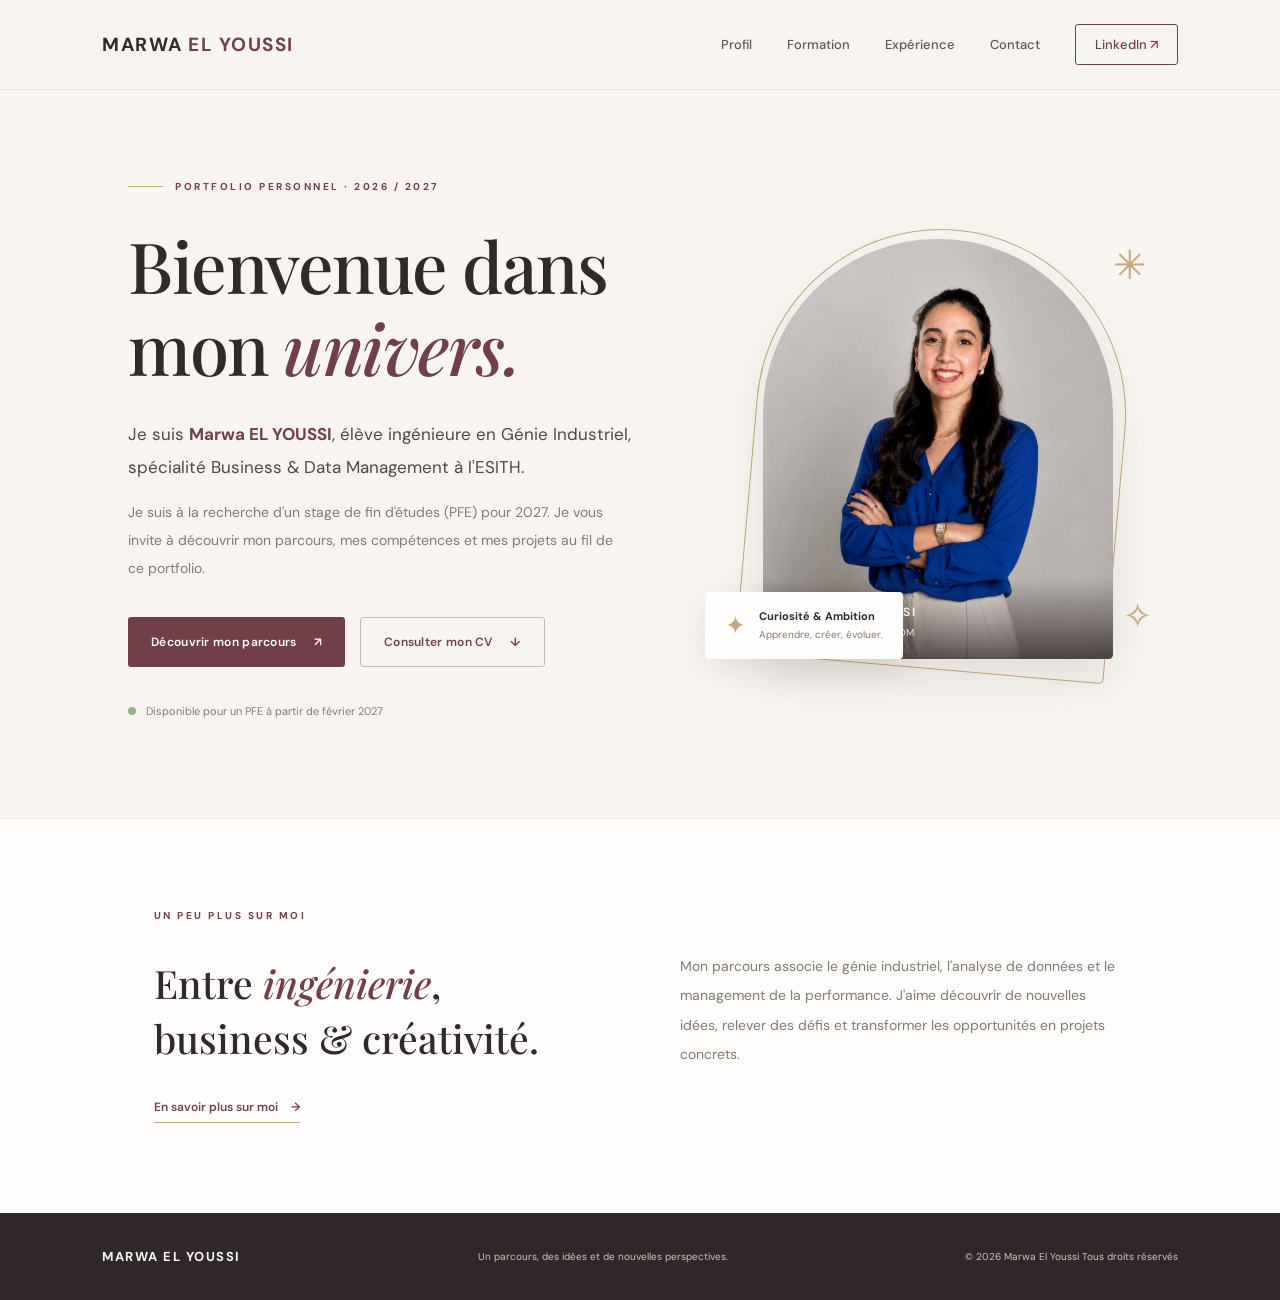
<file: index.html>
<!DOCTYPE html>
<html lang="fr">
<head>
    <meta charset="UTF-8">
    <meta name="viewport" content="width=device-width, initial-scale=1.0">
    <meta name="description" content="Portfolio professionnel de Marwa El Youssi, élève ingénieure en Génie Industriel, Business & Data Management à l'ESITH.">
    <title>Marwa El Youssi | Portfolio</title>

    <link rel="preconnect" href="https://fonts.googleapis.com">
    <link rel="preconnect" href="https://fonts.gstatic.com" crossorigin>
    <link href="https://fonts.googleapis.com/css2?family=DM+Sans:wght@400;500;600;700&family=Playfair+Display:wght@400;500;600;700&display=swap" rel="stylesheet">

    <link rel="stylesheet" href="css/style.css">
</head>
<script async src="https://www.googletagmanager.com/gtm.js?id=GTM-T6Z6NNMG"></script>
<script>
  window.dataLayer = window.dataLayer || [];
  function gtag(){dataLayer.push(arguments);}
  gtag('js', new Date());
</script>
    
<body>

    <!-- NAVIGATION -->
    <header class="header">
        <a href="index.html" class="logo">
            MARWA <span>EL YOUSSI</span>
        </a>

        <button class="menu-toggle" id="menu-toggle"
                aria-label="Ouvrir le menu" aria-expanded="false">
            <span></span>
            <span></span>
            <span></span>
        </button>

        <nav class="navbar" id="navbar">
            <a href="profile.html">Profil</a>
            <a href="formation.html">Formation</a>
            <a href="experience.html">Expérience</a>
            <a href="contact.html">Contact</a>
            <a href="https://www.linkedin.com/in/marwa-el-youssi-053028331/"
               target="_blank" rel="noopener noreferrer"
               class="linkedin-link">LinkedIn ↗</a>
        </nav>
    </header>

    <main>

        <!-- PAGE D'ACCUEIL -->
        <section class="hero">

            <div class="hero-content">

                <p class="eyebrow">
                    <span class="line"></span>
                    PORTFOLIO PERSONNEL · 2026 / 2027
                </p>

                <h1>
                    Bienvenue dans<br>
                    mon <span>univers.</span>
                </h1>

                <p class="intro-title">
                    Je suis <strong>Marwa EL YOUSSI</strong>,
                    élève ingénieure en Génie Industriel,
                    spécialité Business & Data Management à l'ESITH.
                </p>

                <p class="description">
                    Je suis à la recherche d'un stage de fin d'études
                    (PFE) pour 2027. Je vous invite à découvrir mon
                    parcours, mes compétences et mes projets au fil
                    de ce portfolio.
                </p>

                <div class="hero-buttons">
                    <a href="profile.html" class="btn btn-primary">
                        Découvrir mon parcours <span>↗</span>
                    </a>

                    <a href="assets/documents/Marwa_EL_YOUSSI_CV.pdf"
                    target="_blank" class="btn btn-secondary">
                    Consulter mon CV <span>↓</span>
                </a>
                </div>

                <div class="hero-note">
                    <span class="note-dot"></span>
                    Disponible pour un PFE à partir de février 2027
                </div>

            </div>

            <!-- PHOTO -->
            <div class="hero-visual">

                <div class="photo-decoration"></div>

                <div class="photo-frame">
                    <img src="assets/images/marwa.jpg"
                    alt="Portrait de Marwa El Youssi"
                    class="profile-photo">

                    <div class="photo-caption">
                        <span>MARWA EL YOUSSI</span>
                        <small>Industrial Engineering · BDM</small>
                    </div>
                </div>

                <div class="floating-card">
                    <span class="card-icon">✦</span>
                    <div>
                        <strong>Curiosité & Ambition</strong>
                        <small>Apprendre, créer, évoluer.</small>
                    </div>
                </div>

                <span class="decorative-star star-one">✳</span>
                <span class="decorative-star star-two">✧</span>

            </div>

        </section>

        <!-- PETITE SECTION DE PRESENTATION -->
        <section class="welcome-section">

            <div class="welcome-label">UN PEU PLUS SUR MOI</div>

            <div class="welcome-content">
                <h2>
                    Entre <span>ingénierie</span>,<br>
                    business & créativité.
                </h2>

                <p>
                    Mon parcours associe le génie industriel,
                    l'analyse de données et le management de la
                    performance. J'aime découvrir de nouvelles idées,
                    relever des défis et transformer les opportunités
                    en projets concrets.
                </p>
            </div>

            <a href="profile.html" class="text-link">
                En savoir plus sur moi <span>→</span>
            </a>

        </section>

    </main>

    <!-- FOOTER -->
    <footer class="footer">
        <a href="index.html" class="footer-logo">MARWA EL YOUSSI</a>

        <p>Un parcours, des idées et de nouvelles perspectives.</p>

        <span>© 2026 Marwa El Youssi  Tous droits réservés</span>
    </footer>

    <script src="js/script.js"></script>

</body>
</html>
</file>
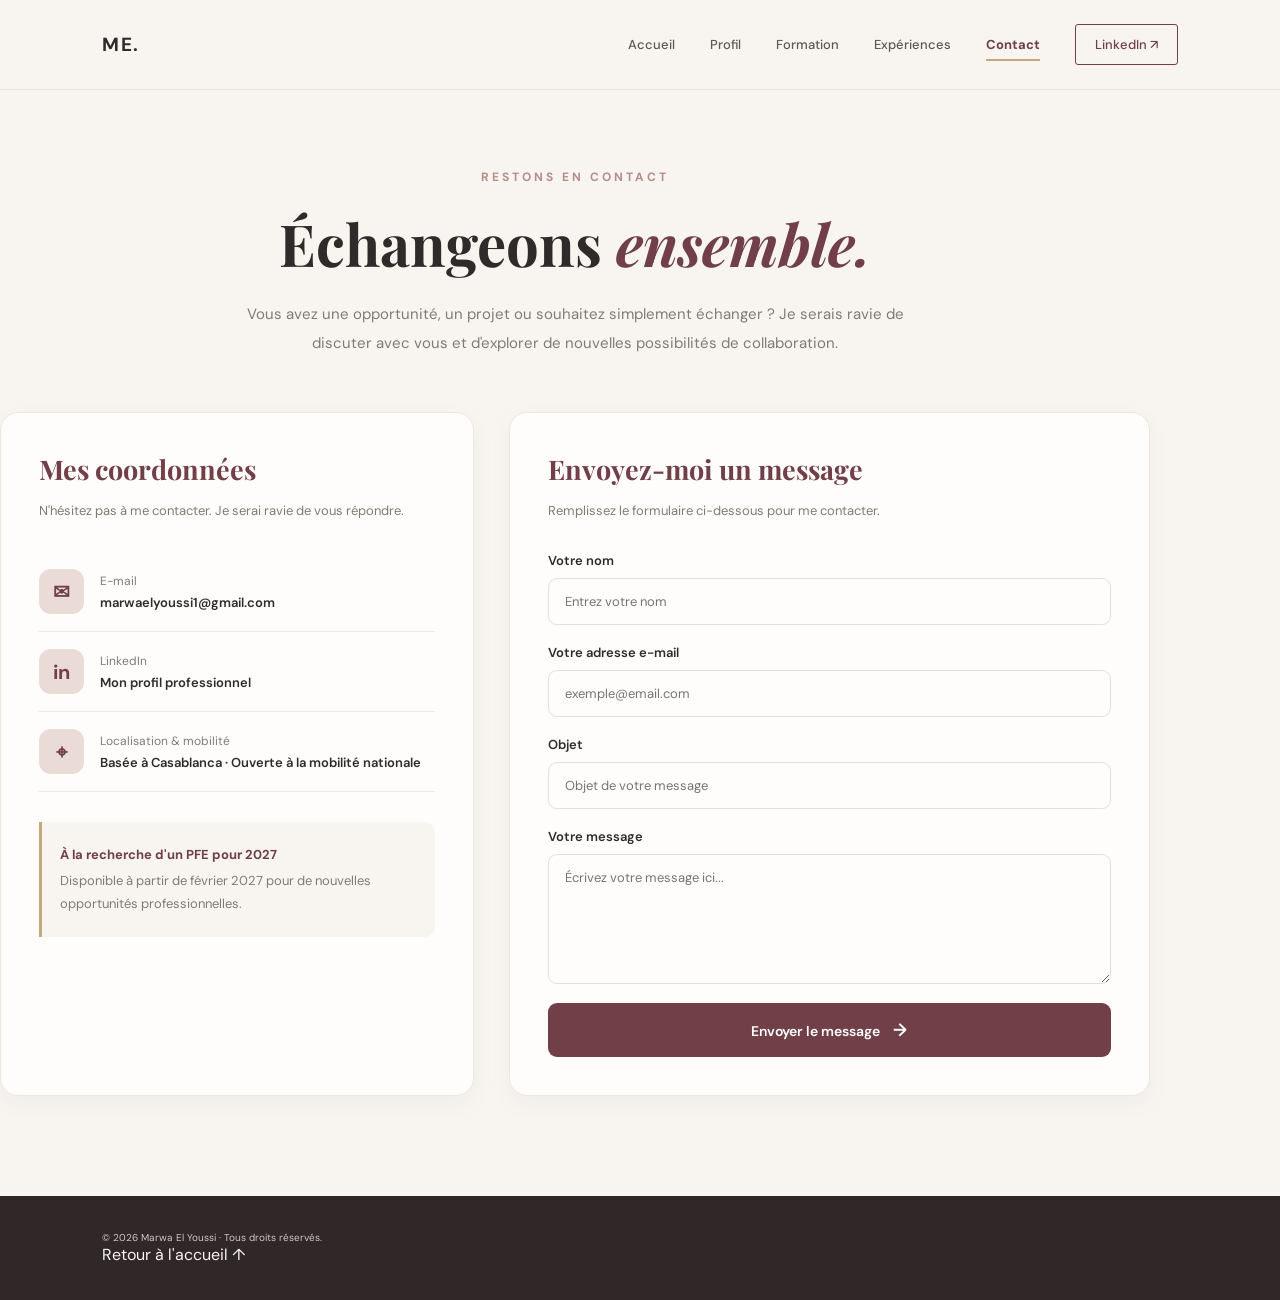
<file: contact.html>
<!DOCTYPE html>
<html lang="fr">

<head>
    <meta charset="UTF-8">
    <meta name="viewport" content="width=device-width, initial-scale=1.0">
    <meta name="description" content="Contactez Marwa El Youssi, élève ingénieure en Génie Industriel, Business & Data Management à l'ESITH.">
    <title>Contact | Marwa El Youssi</title>

    <link rel="preconnect" href="https://fonts.googleapis.com">
    <link rel="preconnect" href="https://fonts.gstatic.com" crossorigin>
    <link href="https://fonts.googleapis.com/css2?family=DM+Sans:wght@400;500;600;700&family=Playfair+Display:wght@500;600;700&display=swap" rel="stylesheet">

    <link rel="stylesheet" href="css/style.css">
</head>
<script async src="https://www.googletagmanager.com/gtm.js?id=GTM-T6Z6NNMG"></script>
<script>
  window.dataLayer = window.dataLayer || [];
  function gtag(){dataLayer.push(arguments);}
  gtag('js', new Date());
</script>
<body>

    <!-- HEADER -->
    <header class="header">
        <div class="container">

            <a href="index.html" class="logo">ME.</a>

            <nav class="navbar">
                <a href="index.html">Accueil</a>
                <a href="profile.html">Profil</a>
                <a href="formation.html">Formation</a>
                <a href="experience.html">Expériences</a>
                <a href="contact.html" class="active-page">Contact</a>
                <a href="https://www.linkedin.com/in/marwa-el-youssi-053028331/"
                   target="_blank" rel="noopener noreferrer"
                   class="linkedin-link">LinkedIn ↗</a>
            </nav>

            <button class="menu-toggle" aria-label="Ouvrir le menu">
                ☰
            </button>

        </div>
    </header>


    <!-- CONTACT HERO -->
    <main class="contact-page">

        <section class="contact-hero container">

            <div class="contact-intro">
                <span class="section-label">RESTONS EN CONTACT</span>

                <h1>Échangeons <span>ensemble.</span></h1>

                <p>
                    Vous avez une opportunité, un projet ou souhaitez simplement
                    échanger ? Je serais ravie de discuter avec vous et
                    d'explorer de nouvelles possibilités de collaboration.
                </p>
            </div>


            <div class="contact-layout">

                <!-- COORDONNEES -->
                <div class="contact-info">

                    <h2>Mes coordonnées</h2>

                    <p class="contact-description">
                        N'hésitez pas à me contacter. Je serai ravie
                        de vous répondre.
                    </p>

                    <a href="mailto:marwaelyoussi1@gmail.com"
                       class="contact-item">

                        <div class="contact-icon">✉</div>

                        <div>
                            <span>E-mail</span>
                            <strong>marwaelyoussi1@gmail.com</strong>
                        </div>

                    </a>


                    <a href="https://www.linkedin.com/in/marwa-el-youssi-053028331/"
                       target="_blank" rel="noopener noreferrer"
                       class="contact-item">

                        <div class="contact-icon">in</div>

                        <div>
                            <span>LinkedIn</span>
                            <strong>Mon profil professionnel</strong>
                        </div>

                    </a>


                   <div class="contact-item">
                  <div class="contact-icon">⌖</div>
    <div>
        <span>Localisation & mobilité</span>
        <strong>Basée à Casablanca · Ouverte à la mobilité nationale</strong>
    </div>
</div>


                    <div class="contact-note">
                        <p>
                            <strong>À la recherche d'un PFE pour 2027</strong>
                        </p>
                        <p>
                            Disponible à partir de février 2027 pour
                            de nouvelles opportunités professionnelles.
                        </p>
                    </div>

                </div>


                <!-- FORMULAIRE -->
                <div class="contact-form-container">

                    <h2>Envoyez-moi un message</h2>

                    <p class="contact-description">
                        Remplissez le formulaire ci-dessous pour me contacter.
                    </p>

                    <form class="contact-form"
                          action="https://formsubmit.co/marwaelyoussi1@gmail.com"
                          method="POST">

                        <input type="hidden" name="_subject"
                               value="Nouveau message depuis mon portfolio">

                        <input type="hidden" name="_captcha"
                               value="true">

                        <input type="hidden" name="_template"
                               value="table">

                        <input type="hidden" name="_next"
                               value="https://TON-URL-GITHUB/contact.html?success=true">

                        <div class="form-group">
                            <label for="name">Votre nom</label>
                            <input type="text" id="name" name="name"
                                   placeholder="Entrez votre nom" required>
                        </div>

                        <div class="form-group">
                            <label for="email">Votre adresse e-mail</label>
                            <input type="email" id="email" name="email"
                                   placeholder="exemple@email.com" required>
                        </div>

                        <div class="form-group">
                            <label for="subject">Objet</label>
                            <input type="text" id="subject" name="subject"
                                   placeholder="Objet de votre message" required>
                        </div>

                        <div class="form-group">
                            <label for="message">Votre message</label>
                            <textarea id="message" name="message" rows="5"
                                      placeholder="Écrivez votre message ici..."
                                      required></textarea>
                        </div>

                        <button type="submit" class="contact-submit">
                            Envoyer le message <span>→</span>
                        </button>

                    </form>

                </div>

            </div>

        </section>

    </main>


    <!-- FOOTER -->
    <footer class="footer">
        <div class="container">
            <p>© 2026 Marwa El Youssi · Tous droits réservés.</p>
            <a href="index.html">Retour à l'accueil ↑</a>
        </div>
    </footer>


    <script src="js/script.js"></script>

</body>
</html>
</file>
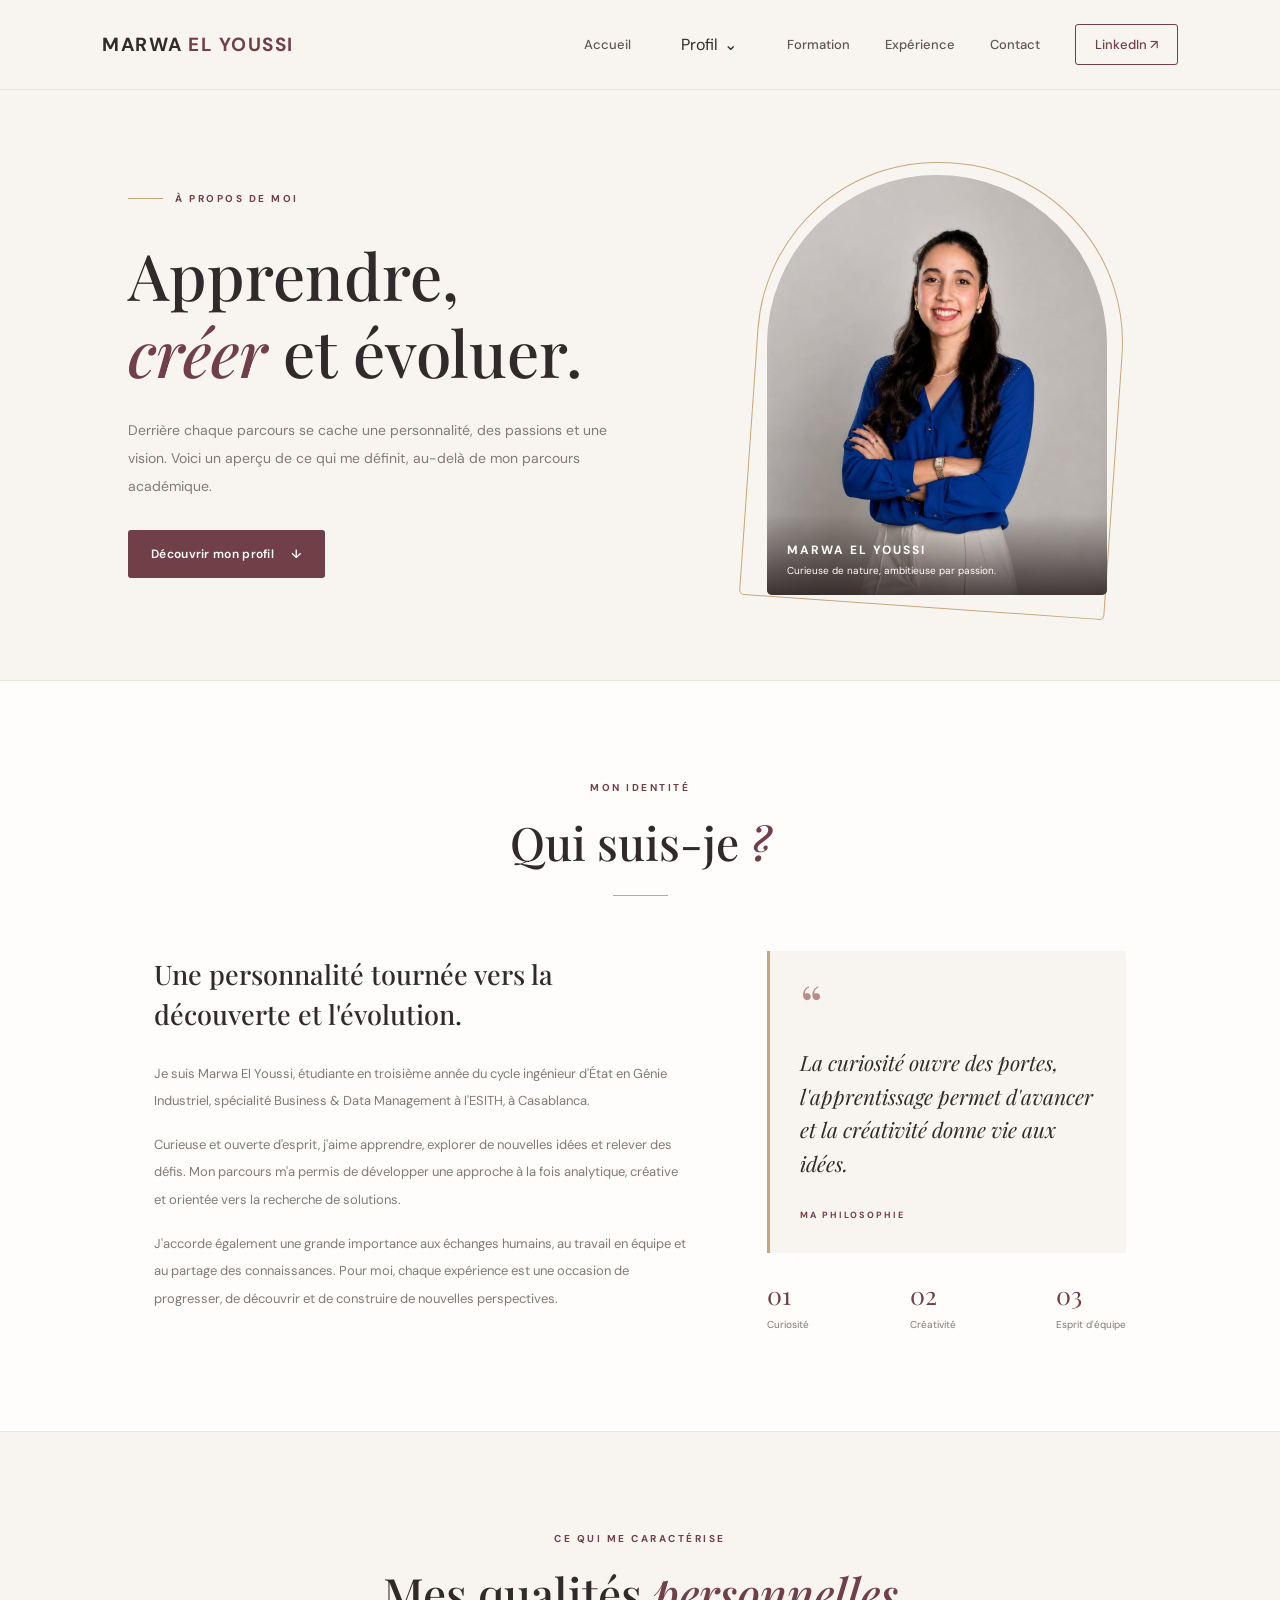
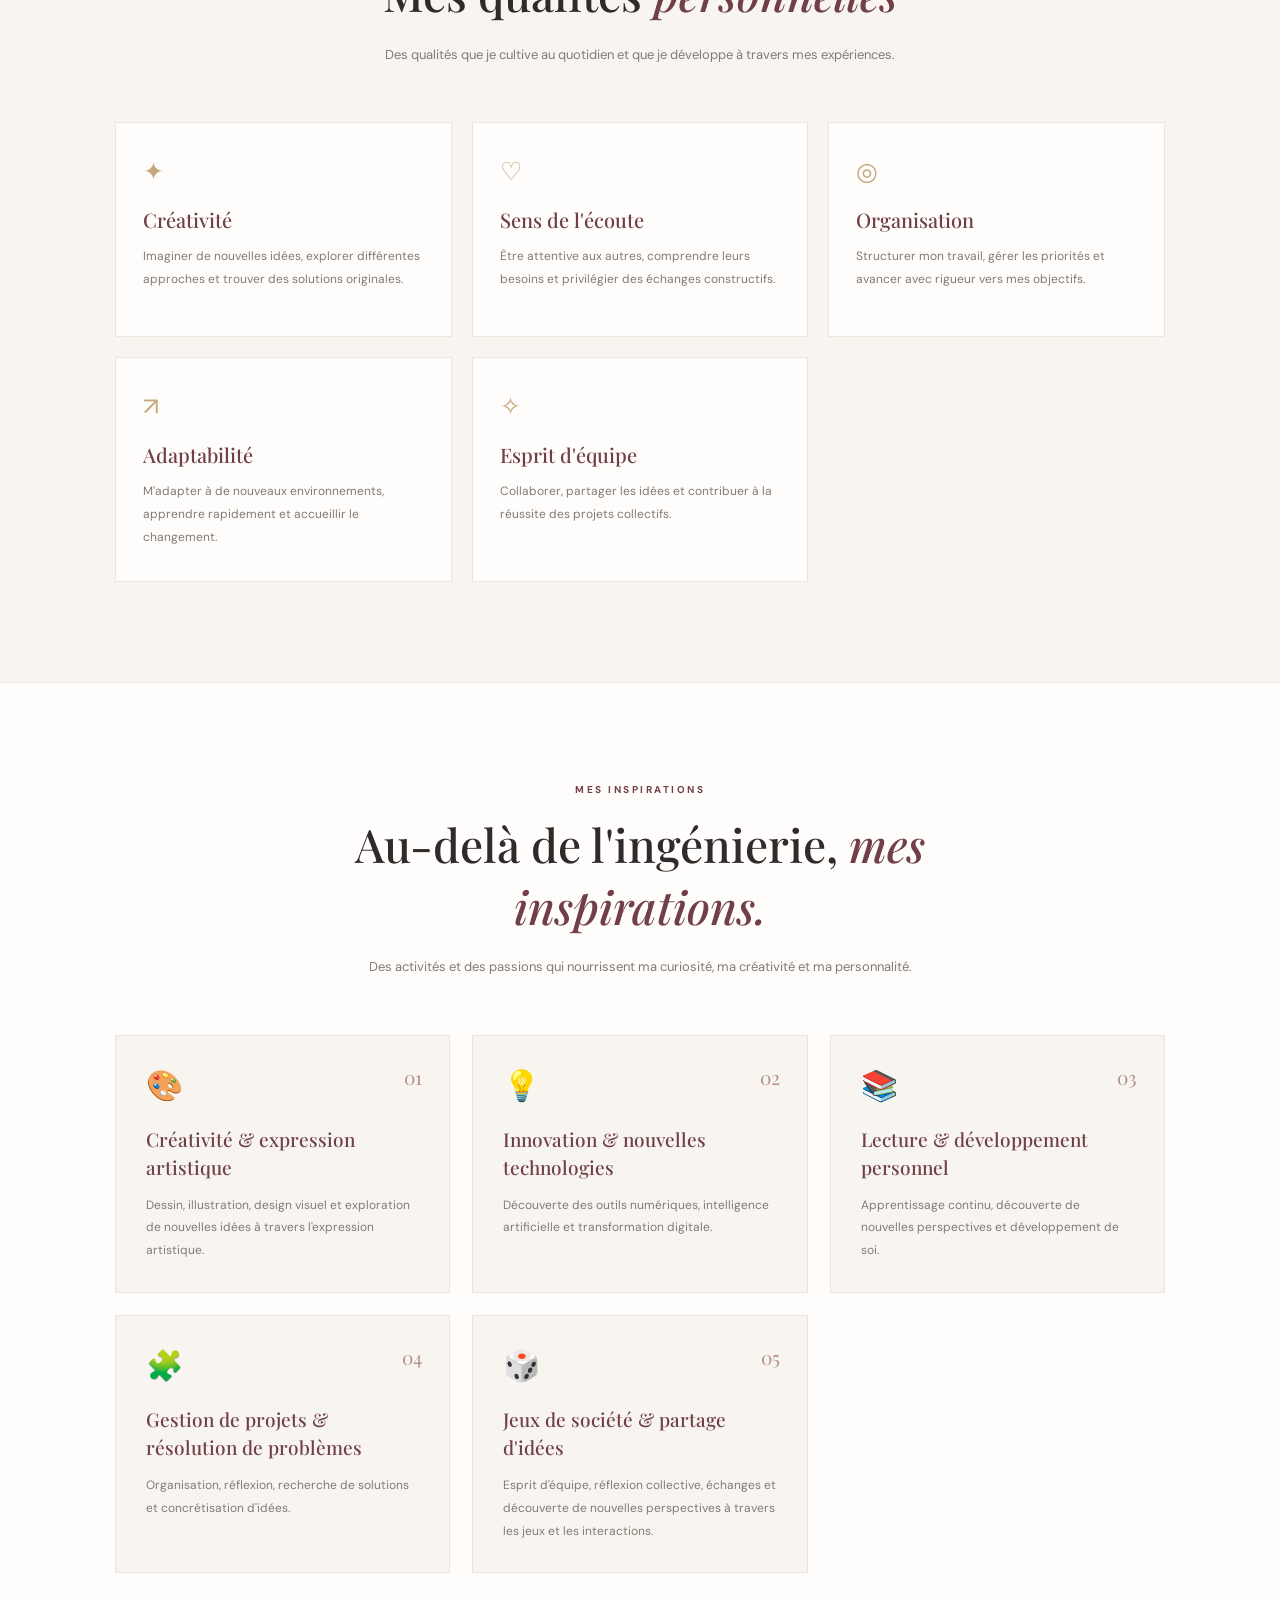
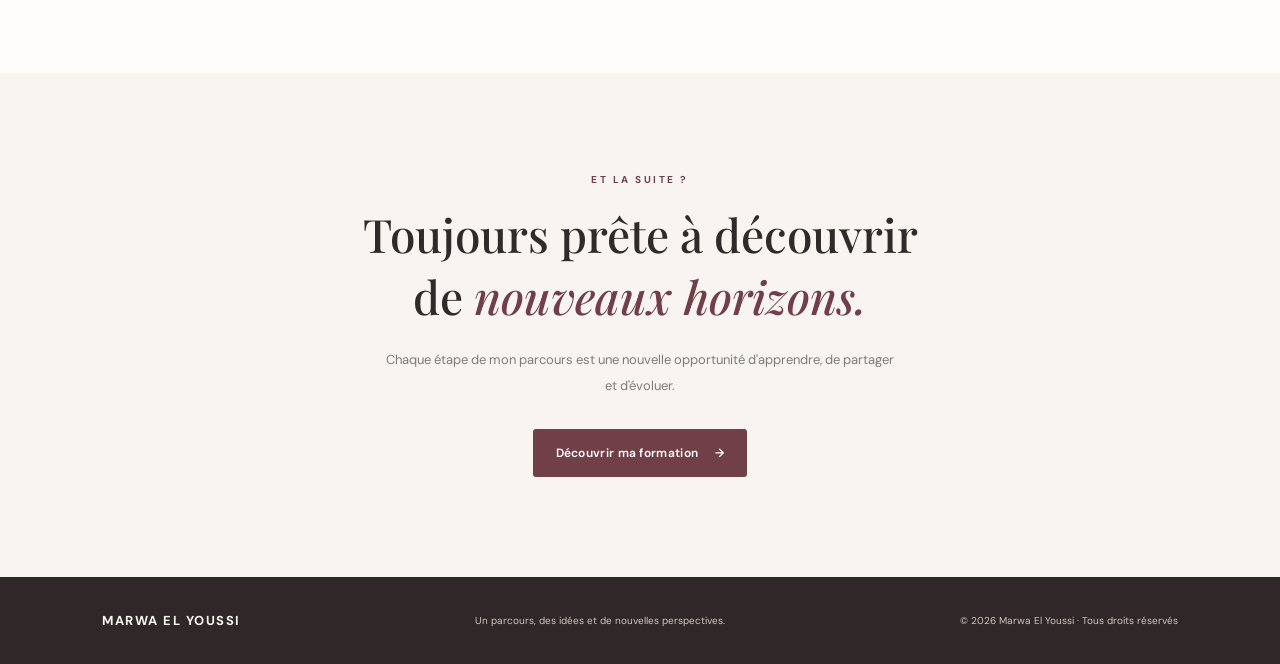
<file: profile.html>
<!DOCTYPE html>
<html lang="fr">

<head>
    <meta charset="UTF-8">
    <meta name="viewport" content="width=device-width, initial-scale=1.0">

    <meta name="description" content="Découvrez le profil de Marwa El Youssi, ses qualités, sa personnalité et ses centres d'intérêt.">

    <title>Mon Profil | Marwa El Youssi</title>

    <link rel="preconnect" href="https://fonts.googleapis.com">
    <link rel="preconnect" href="https://fonts.gstatic.com" crossorigin>

    <link href="https://fonts.googleapis.com/css2?family=DM+Sans:wght@400;500;600;700&family=Playfair+Display:wght@400;500;600;700&display=swap" rel="stylesheet">

    <link rel="stylesheet" href="css/style.css">
</head>
<script async src="https://www.googletagmanager.com/gtm.js?id=GTM-T6Z6NNMG"></script>
<script>
  window.dataLayer = window.dataLayer || [];
  function gtag(){dataLayer.push(arguments);}
  gtag('js', new Date());
</script>
<body>

    <!-- NAVIGATION -->
    <header class="header">

        <a href="index.html" class="logo">
            MARWA <span>EL YOUSSI</span>
        </a>

        <button class="menu-toggle" id="menu-toggle"
                aria-label="Ouvrir le menu" aria-expanded="false">
            <span></span>
            <span></span>
            <span></span>
        </button>

        <nav class="navbar" id="navbar">

            <a href="index.html">Accueil</a>

            <!-- MENU DEROULANT PROFIL -->
            <div class="nav-dropdown">

                <button type="button"
                        class="dropdown-toggle active-page"
                        id="profile-dropdown"
                        aria-expanded="false"
                        aria-controls="profile-menu">

                    Profil
                    <span class="dropdown-arrow">⌄</span>

                </button>

                <div class="dropdown-menu" id="profile-menu">

                    <a href="#qui-suis-je">Qui suis-je ?</a>

                    <a href="#qualities-section">Mes qualités</a>

                    <a href="#interests-section">Mes centres d'intérêt</a>

                    <a href="#profile-ending">Mes objectifs</a>

                </div>

            </div>

            <a href="formation.html">Formation</a>

            <a href="experience.html">Expérience</a>

            <a href="contact.html">Contact</a>

            <a href="https://www.linkedin.com/in/marwa-el-youssi-053028331/"
               target="_blank"
               rel="noopener noreferrer"
               class="linkedin-link">LinkedIn ↗</a>

        </nav>

    </header>


    <main>

        <!-- INTRODUCTION -->
        <section class="profile-hero">

            <div class="profile-hero-text">

                <p class="eyebrow">
                    <span class="line"></span>
                    À PROPOS DE MOI
                </p>

                <h1>
                    Apprendre,<br>
                    <span>créer</span> et évoluer.
                </h1>

                <p>
                    Derrière chaque parcours se cache une personnalité,
                    des passions et une vision. Voici un aperçu de ce qui
                    me définit, au-delà de mon parcours académique.
                </p>

                <a href="#qui-suis-je" class="btn btn-primary">
                    Découvrir mon profil <span>↓</span>
                </a>

            </div>

            <div class="profile-hero-image">

                <div class="profile-image-border"></div>

                <img src="assets/images/marwa.jpg"
                     alt="Portrait de Marwa El Youssi">

                <div class="profile-image-label">
                    <span>MARWA EL YOUSSI</span>
                    <small>Curieuse de nature, ambitieuse par passion.</small>
                </div>

            </div>

        </section>


        <!-- QUI SUIS-JE -->
        <section class="about-section" id="qui-suis-je">

            <div class="section-heading">

                <p class="section-kicker">MON IDENTITÉ</p>

                <h2>Qui suis-je <span>?</span></h2>

                <div class="heading-line"></div>

            </div>

            <div class="about-grid">

                <div class="about-main">

                    <h3>
                        Une personnalité tournée vers
                        la découverte et l'évolution.
                    </h3>

                    <p>
                        Je suis Marwa El Youssi, étudiante en troisième
                        année du cycle ingénieur d'État en Génie Industriel,
                        spécialité Business & Data Management à l'ESITH,
                        à Casablanca.
                    </p>

                    <p>
                        Curieuse et ouverte d'esprit, j'aime apprendre,
                        explorer de nouvelles idées et relever des défis.
                        Mon parcours m'a permis de développer une approche
                        à la fois analytique, créative et orientée vers
                        la recherche de solutions.
                    </p>

                    <p>
                        J'accorde également une grande importance aux
                        échanges humains, au travail en équipe et au
                        partage des connaissances. Pour moi, chaque
                        expérience est une occasion de progresser,
                        de découvrir et de construire de nouvelles
                        perspectives.
                    </p>

                </div>

                <div class="about-side">

                    <div class="about-quote">

                        <span class="quote-mark">“</span>

                        <p>
                            La curiosité ouvre des portes,
                            l'apprentissage permet d'avancer
                            et la créativité donne vie aux idées.
                        </p>

                        <span class="quote-author">
                            MA PHILOSOPHIE
                        </span>

                    </div>

                    <div class="about-facts">

                        <div class="fact-item">
                            <span class="fact-number">01</span>
                            <span>Curiosité</span>
                        </div>

                        <div class="fact-item">
                            <span class="fact-number">02</span>
                            <span>Créativité</span>
                        </div>

                        <div class="fact-item">
                            <span class="fact-number">03</span>
                            <span>Esprit d'équipe</span>
                        </div>

                    </div>

                </div>

            </div>

        </section>


        <!-- MES QUALITES -->
        <section class="qualities-section" id="qualities-section">

            <div class="section-heading">

                <p class="section-kicker">CE QUI ME CARACTÉRISE</p>

                <h2>Mes qualités <span>personnelles</span></h2>

                <p class="section-description">
                    Des qualités que je cultive au quotidien
                    et que je développe à travers mes expériences.
                </p>

            </div>

            <div class="qualities-grid">

                <div class="quality-card">

                    <div class="quality-icon">✦</div>

                    <h3>Créativité</h3>

                    <p>
                        Imaginer de nouvelles idées, explorer différentes
                        approches et trouver des solutions originales.
                    </p>

                </div>

                <div class="quality-card">

                    <div class="quality-icon">♡</div>

                    <h3>Sens de l'écoute</h3>

                    <p>
                        Être attentive aux autres, comprendre leurs besoins
                        et privilégier des échanges constructifs.
                    </p>

                </div>

                <div class="quality-card">

                    <div class="quality-icon">◎</div>

                    <h3>Organisation</h3>

                    <p>
                        Structurer mon travail, gérer les priorités
                        et avancer avec rigueur vers mes objectifs.
                    </p>

                </div>

                <div class="quality-card">

                    <div class="quality-icon">↗</div>

                    <h3>Adaptabilité</h3>

                    <p>
                        M'adapter à de nouveaux environnements,
                        apprendre rapidement et accueillir le changement.
                    </p>

                </div>

                <div class="quality-card">

                    <div class="quality-icon">✧</div>

                    <h3>Esprit d'équipe</h3>

                    <p>
                        Collaborer, partager les idées et contribuer
                        à la réussite des projets collectifs.
                    </p>

                </div>

            </div>

        </section>


        <!-- MES CENTRES D'INTERET -->
        <section class="interests-section" id="interests-section">

            <div class="section-heading">

                <p class="section-kicker">MES INSPIRATIONS</p>

                <h2>
                    Au-delà de l'ingénierie,
                    <span>mes inspirations.</span>
                </h2>

                <p class="section-description">
                    Des activités et des passions qui nourrissent
                    ma curiosité, ma créativité et ma personnalité.
                </p>

            </div>


            <div class="interests-grid">

                <!-- INTERET 1 -->
                <article class="interest-card">

                    <div class="interest-icon">🎨</div>

                    <span class="interest-number">01</span>

                    <h3>Créativité & expression artistique</h3>

                    <p>
                        Dessin, illustration, design visuel et exploration
                        de nouvelles idées à travers l'expression artistique.
                    </p>

                </article>


                <!-- INTERET 2 -->
                <article class="interest-card">

                    <div class="interest-icon">💡</div>

                    <span class="interest-number">02</span>

                    <h3>Innovation & nouvelles technologies</h3>

                    <p>
                        Découverte des outils numériques, intelligence
                        artificielle et transformation digitale.
                    </p>

                </article>


                <!-- INTERET 3 -->
                <article class="interest-card">

                    <div class="interest-icon">📚</div>

                    <span class="interest-number">03</span>

                    <h3>Lecture & développement personnel</h3>

                    <p>
                        Apprentissage continu, découverte de nouvelles
                        perspectives et développement de soi.
                    </p>

                </article>


                <!-- INTERET 4 -->
                <article class="interest-card">

                    <div class="interest-icon">🧩</div>

                    <span class="interest-number">04</span>

                    <h3>Gestion de projets & résolution de problèmes</h3>

                    <p>
                        Organisation, réflexion, recherche de solutions
                        et concrétisation d'idées.
                    </p>

                </article>


                <!-- INTERET 5 -->
                <article class="interest-card">

                    <div class="interest-icon">🎲</div>

                    <span class="interest-number">05</span>

                    <h3>Jeux de société & partage d'idées</h3>

                    <p>
                        Esprit d'équipe, réflexion collective, échanges
                        et découverte de nouvelles perspectives à travers
                        les jeux et les interactions.
                    </p>

                </article>

            </div>

        </section>


        <!-- CONCLUSION / OBJECTIFS -->
        <section class="profile-ending" id="profile-ending">

            <p class="section-kicker">ET LA SUITE ?</p>

            <h2>
                Toujours prête à découvrir<br>
                de <span>nouveaux horizons.</span>
            </h2>

            <p>
                Chaque étape de mon parcours est une nouvelle
                opportunité d'apprendre, de partager et d'évoluer.
            </p>

            <a href="formation.html" class="btn btn-primary">
                Découvrir ma formation <span>→</span>
            </a>

        </section>

    </main>


    <!-- FOOTER -->
    <footer class="footer">

        <a href="index.html" class="footer-logo">
            MARWA EL YOUSSI
        </a>

        <p>Un parcours, des idées et de nouvelles perspectives.</p>

        <span>© 2026 Marwa El Youssi · Tous droits réservés</span>

    </footer>


    <script src="js/script.js"></script>

</body>
</html>
</file>
<file: css/style.css>
/* ==============================
   1. CONFIGURATION GENERALE
================================ */

:root {
    --cream: #f8f5f0;
    --white: #fffdfb;
    --rose: #eadbd7;
    --rose-dark: #b68d87;
    --burgundy: #713f48;
    --dark: #302b2a;
    --grey: #817a75;
    --gold: #c5a77c;
}

* {
    margin: 0;
    padding: 0;
    box-sizing: border-box;
}

html {
    scroll-behavior: smooth;
}

body {
    background-color: var(--cream);
    color: var(--dark);
    font-family: 'DM Sans', sans-serif;
    overflow-x: hidden;
}

a {
    text-decoration: none;
    color: inherit;
}

/* ==============================
   2. NAVIGATION
================================ */

.header {
    height: 90px;
    padding: 0 8%;
    display: flex;
    align-items: center;
    justify-content: space-between;
    background: rgba(248, 245, 240, 0.96);
    border-bottom: 1px solid #eae2da;
    position: sticky;
    top: 0;
    z-index: 100;
}

.logo {
    font-size: 19px;
    font-weight: 700;
    letter-spacing: 1.5px;
}

.logo span {
    color: var(--burgundy);
}

.navbar {
    display: flex;
    align-items: center;
    gap: 35px;
}

.navbar a {
    font-size: 13px;
    font-weight: 500;
    color: #5e5753;
    transition: 0.3s;
}

.navbar a:hover {
    color: var(--burgundy);
}

.navbar .linkedin-link {
    padding: 11px 19px;
    border: 1px solid var(--burgundy);
    border-radius: 3px;
    color: var(--burgundy);
}

.navbar .linkedin-link:hover {
    background: var(--burgundy);
    color: white;
}

.menu-toggle {
    display: none;
}

/* ==============================
   3. SECTION ACCUEIL
================================ */

.hero {
    min-height: 690px;
    padding: 90px 10% 100px;
    display: grid;
    grid-template-columns: 1.1fr 0.9fr;
    align-items: center;
    gap: 75px;
    max-width: 1600px;
    margin: auto;
}

.hero-content {
    max-width: 610px;
}

.eyebrow {
    display: flex;
    align-items: center;
    gap: 12px;
    color: var(--burgundy);
    font-size: 10px;
    font-weight: 700;
    letter-spacing: 2.5px;
    margin-bottom: 32px;
}

.line {
    width: 35px;
    height: 1px;
    background: var(--gold);
}

.hero h1 {
    font-family: 'Playfair Display', serif;
    font-size: clamp(48px, 5.5vw, 76px);
    line-height: 1.16;
    font-weight: 500;
    margin-bottom: 30px;
    letter-spacing: -1.5px;
}

.hero h1 span {
    color: var(--burgundy);
    font-style: italic;
}

.intro-title {
    font-size: 17px;
    line-height: 1.9;
    color: #504744;
    margin-bottom: 15px;
}

.intro-title strong {
    color: var(--burgundy);
}

.description {
    font-size: 14px;
    color: var(--grey);
    line-height: 2;
    max-width: 490px;
}

/* ==============================
   4. BOUTONS
================================ */

.hero-buttons {
    display: flex;
    flex-wrap: wrap;
    gap: 15px;
    margin-top: 35px;
}

.btn {
    padding: 16px 23px;
    font-size: 12px;
    font-weight: 600;
    letter-spacing: 0.3px;
    border-radius: 3px;
    display: inline-flex;
    align-items: center;
    gap: 17px;
    transition: 0.3s;
}

.btn-primary {
    background: var(--burgundy);
    color: white;
}

.btn-primary:hover {
    background: #542c34;
    transform: translateY(-3px);
}

.btn-secondary {
    border: 1px solid #c9b8ae;
    color: var(--burgundy);
}

.btn-secondary:hover {
    background: var(--rose);
    transform: translateY(-3px);
}

.hero-note {
    margin-top: 37px;
    display: flex;
    align-items: center;
    gap: 10px;
    color: var(--grey);
    font-size: 11px;
}

.note-dot {
    height: 8px;
    width: 8px;
    border-radius: 50%;
    background: #9aaf8c;
}

/* ==============================
   5. PHOTO ET DECORATION
================================ */

.hero-visual {
    position: relative;
    display: flex;
    justify-content: center;
    align-items: center;
    min-height: 490px;
}

.photo-decoration {
    position: absolute;
    width: 370px;
    height: 440px;
    border: 1px solid var(--gold);
    transform: rotate(5deg);
    border-radius: 190px 190px 5px 5px;
}

.photo-frame {
    width: 350px;
    height: 420px;
    position: relative;
    z-index: 2;
    overflow: hidden;
    border-radius: 190px 190px 5px 5px;
    background: var(--rose);
    box-shadow: 0 20px 50px rgba(75, 47, 45, 0.12);
}

.profile-photo {
    width: 100%;
    height: 100%;
    object-fit: cover;
    object-position: center;
    display: block;
}

.photo-caption {
    position: absolute;
    bottom: 0;
    left: 0;
    right: 0;
    padding: 25px 20px 20px;
    display: flex;
    flex-direction: column;
    gap: 6px;
    color: white;
    background: linear-gradient(transparent, rgba(35, 24, 25, 0.72));
}

.photo-caption span {
    font-size: 12px;
    letter-spacing: 2px;
    font-weight: 600;
}

.photo-caption small {
    font-size: 10px;
    opacity: 0.9;
}

.floating-card {
    position: absolute;
    bottom: 35px;
    left: -20px;
    z-index: 3;
    background: var(--white);
    padding: 17px 20px;
    display: flex;
    align-items: center;
    gap: 13px;
    box-shadow: 0 10px 35px rgba(50, 30, 30, 0.1);
    border-radius: 4px;
}

.card-icon {
    font-size: 25px;
    color: var(--gold);
}

.floating-card strong,
.floating-card small {
    display: block;
}

.floating-card strong {
    font-size: 11px;
    margin-bottom: 5px;
}

.floating-card small {
    font-size: 10px;
    color: var(--grey);
}

.decorative-star {
    position: absolute;
    color: var(--gold);
    z-index: 3;
}

.star-one {
    top: 35px;
    right: 5px;
    font-size: 40px;
}

.star-two {
    bottom: 55px;
    right: 0;
    font-size: 35px;
}

/* ==============================
   6. SECTION PRESENTATION
================================ */

.welcome-section {
    padding: 90px 12%;
    background: var(--white);
    border-top: 1px solid #eee7df;
}

.welcome-label {
    color: var(--burgundy);
    font-size: 10px;
    letter-spacing: 2.5px;
    font-weight: 700;
    margin-bottom: 30px;
}

.welcome-content {
    display: grid;
    grid-template-columns: 1fr 1fr;
    gap: 80px;
    align-items: center;
}

.welcome-content h2 {
    font-family: 'Playfair Display', serif;
    font-size: 39px;
    line-height: 1.4;
    font-weight: 500;
}

.welcome-content h2 span {
    color: var(--burgundy);
    font-style: italic;
}

.welcome-content p {
    font-size: 14px;
    color: var(--grey);
    line-height: 2.1;
}

.text-link {
    display: inline-block;
    margin-top: 30px;
    font-size: 12px;
    font-weight: 600;
    color: var(--burgundy);
    border-bottom: 1px solid var(--gold);
    padding-bottom: 7px;
}

.text-link span {
    margin-left: 10px;
}

/* ==============================
   7. FOOTER
================================ */

.footer {
    padding: 35px 8%;
    display: flex;
    align-items: center;
    justify-content: space-between;
    gap: 20px;
    background: #302729;
    color: #f8f5f0;
}

.footer-logo {
    font-size: 13px;
    font-weight: 700;
    letter-spacing: 1.5px;
}

.footer p,
.footer span {
    font-size: 10px;
    color: #d2c6c1;
}

/* ==============================
   8. RESPONSIVE MOBILE
================================ */

@media (max-width: 1000px) {

    .header {
        padding: 0 5%;
    }

    .navbar {
        gap: 17px;
    }

    .hero {
        padding: 75px 6%;
        gap: 35px;
    }

    .photo-frame {
        width: 290px;
        height: 370px;
    }

    .photo-decoration {
        width: 310px;
        height: 390px;
    }

    .floating-card {
        left: -5px;
    }
}

@media (max-width: 700px) {

    .header {
        height: 75px;
    }

    .logo {
        font-size: 16px;
    }

    .menu-toggle {
        display: flex;
        flex-direction: column;
        gap: 5px;
        background: none;
        border: none;
        cursor: pointer;
        padding: 8px;
    }

    .menu-toggle span {
        width: 24px;
        height: 2px;
        background: var(--burgundy);
        display: block;
    }

    .navbar {
        display: none;
        position: absolute;
        top: 75px;
        left: 0;
        width: 100%;
        background: var(--white);
        flex-direction: column;
        align-items: center;
        padding: 25px;
        gap: 23px;
        border-bottom: 1px solid #eee2dc;
    }

    .navbar.active {
        display: flex;
    }

    .hero {
        grid-template-columns: 1fr;
        padding: 65px 7% 80px;
        gap: 55px;
    }

    .hero h1 {
        font-size: 53px;
    }

    .hero-visual {
        min-height: 430px;
    }

    .photo-frame {
        width: 290px;
        height: 360px;
    }

    .photo-decoration {
        width: 310px;
        height: 380px;
    }

    .floating-card {
        left: 0;
        bottom: 15px;
    }

    .welcome-section {
        padding: 65px 7%;
    }

    .welcome-content {
        grid-template-columns: 1fr;
        gap: 20px;
    }

    .welcome-content h2 {
        font-size: 34px;
    }

    .footer {
        flex-direction: column;
        text-align: center;
        padding: 35px 7%;
    }
}

@media (max-width: 380px) {

    .hero h1 {
        font-size: 44px;
    }

    .photo-frame {
        width: 255px;
        height: 330px;
    }

    .photo-decoration {
        width: 270px;
        height: 350px;
    }

    .hero-buttons {
        flex-direction: column;
    }

    .btn {
        justify-content: center;
    }
}

/* =====================================
   PAGE PROFIL - MARWA EL YOUSSI
===================================== */

/* Navigation active */

.navbar a.active-page {
    color: var(--burgundy);
    font-weight: 700;
    position: relative;
}

.navbar a.active-page::after {
    content: "";
    position: absolute;
    bottom: -8px;
    left: 0;
    width: 100%;
    height: 2px;
    background: var(--gold);
}

/* INTRODUCTION */

.profile-hero {
    padding: 85px 10%;
    display: grid;
    grid-template-columns: 1fr 0.85fr;
    align-items: center;
    gap: 90px;
    min-height: 570px;
    max-width: 1500px;
    margin: auto;
}

.profile-hero-text h1 {
    font-family: 'Playfair Display', serif;
    font-size: clamp(48px, 5vw, 70px);
    line-height: 1.2;
    font-weight: 500;
    margin: 25px 0;
}

.profile-hero-text h1 span {
    color: var(--burgundy);
    font-style: italic;
}

.profile-hero-text > p:not(.eyebrow) {
    font-size: 14px;
    color: var(--grey);
    line-height: 2;
    max-width: 490px;
    margin-bottom: 30px;
}

.profile-hero-image {
    height: 420px;
    width: 340px;
    justify-self: center;
    position: relative;
    border-radius: 180px 180px 5px 5px;
    background: var(--rose);
}

.profile-hero-image img {
    width: 100%;
    height: 100%;
    object-fit: cover;
    object-position: center;
    border-radius: 180px 180px 5px 5px;
    position: relative;
    z-index: 2;
}

.profile-image-border {
    position: absolute;
    inset: -13px;
    border: 1px solid var(--gold);
    border-radius: 180px 180px 5px 5px;
    transform: rotate(4deg);
}

.profile-image-label {
    position: absolute;
    bottom: 0;
    left: 0;
    width: 100%;
    padding: 28px 20px 18px;
    display: flex;
    flex-direction: column;
    gap: 6px;
    color: white;
    z-index: 3;
    background: linear-gradient(transparent, rgba(35, 24, 25, 0.8));
    border-radius: 0 0 5px 5px;
}

.profile-image-label span {
    font-size: 12px;
    letter-spacing: 2px;
    font-weight: 700;
}

.profile-image-label small {
    font-size: 10px;
}

/* TITRES DES SECTIONS */

.section-heading {
    text-align: center;
    max-width: 750px;
    margin: 0 auto 55px;
}

.section-kicker {
    font-size: 10px;
    color: var(--burgundy);
    font-weight: 700;
    letter-spacing: 2.5px;
    margin-bottom: 17px;
}

.section-heading h2,
.profile-ending h2 {
    font-family: 'Playfair Display', serif;
    font-size: clamp(34px, 4vw, 46px);
    font-weight: 500;
    line-height: 1.35;
}

.section-heading h2 span,
.profile-ending h2 span {
    color: var(--burgundy);
    font-style: italic;
}

.heading-line {
    width: 55px;
    height: 1px;
    background: var(--gold);
    margin: 22px auto 0;
}

.section-description {
    color: var(--grey);
    font-size: 13px;
    line-height: 1.9;
    margin-top: 18px;
}

/* QUI SUIS-JE */

.about-section {
    padding: 100px 12%;
    background: var(--white);
    border-top: 1px solid #eee7df;
    border-bottom: 1px solid #eee7df;
}

.about-grid {
    display: grid;
    grid-template-columns: 1.2fr 0.8fr;
    gap: 75px;
    align-items: center;
}

.about-main h3 {
    font-family: 'Playfair Display', serif;
    font-size: 27px;
    line-height: 1.5;
    font-weight: 500;
    margin-bottom: 25px;
}

.about-main p {
    font-size: 13px;
    line-height: 2.1;
    color: var(--grey);
    margin-bottom: 17px;
}

.about-quote {
    background: var(--cream);
    padding: 30px;
    border-left: 3px solid var(--gold);
}

.quote-mark {
    font-family: 'Playfair Display', serif;
    font-size: 55px;
    color: var(--rose-dark);
    line-height: 0.8;
}

.about-quote p {
    font-family: 'Playfair Display', serif;
    font-size: 21px;
    font-style: italic;
    line-height: 1.6;
    margin: 15px 0 22px;
}

.quote-author {
    font-size: 9px;
    letter-spacing: 2px;
    color: var(--burgundy);
    font-weight: 700;
}

.about-facts {
    display: flex;
    justify-content: space-between;
    gap: 10px;
    margin-top: 25px;
}

.fact-item {
    display: flex;
    flex-direction: column;
    gap: 7px;
    font-size: 10px;
    color: var(--grey);
}

.fact-number {
    font-family: 'Playfair Display', serif;
    font-size: 25px;
    color: var(--burgundy);
}

/* MES QUALITES */

.qualities-section {
    padding: 100px 9%;
}

.qualities-grid {
    display: grid;
    grid-template-columns: repeat(3, 1fr);
    gap: 20px;
}

.quality-card {
    background: var(--white);
    border: 1px solid #eee5dd;
    padding: 32px 27px;
    min-height: 215px;
    transition: 0.3s ease;
}

.quality-card:hover {
    transform: translateY(-6px);
    border-color: var(--rose-dark);
    box-shadow: 0 12px 30px rgba(70, 45, 40, 0.07);
}

.quality-icon {
    font-size: 25px;
    color: var(--gold);
    margin-bottom: 18px;
}

.quality-card h3 {
    font-family: 'Playfair Display', serif;
    font-size: 20px;
    font-weight: 500;
    color: var(--burgundy);
    margin-bottom: 12px;
}

.quality-card p {
    color: var(--grey);
    font-size: 12px;
    line-height: 1.9;
}

/* MES CENTRES D'INTERET */

.interests-section {
    padding: 100px 9%;
    background: var(--white);
    border-top: 1px solid #eee7df;
}

.interests-grid {
    display: grid;
    grid-template-columns: repeat(3, 1fr);
    gap: 22px;
}

.interest-card {
    background: var(--cream);
    border: 1px solid #eee4dc;
    padding: 30px;
    min-height: 255px;
    position: relative;
    transition: 0.3s ease;
}

.interest-card:hover {
    transform: translateY(-6px);
    box-shadow: 0 12px 30px rgba(70, 45, 40, 0.08);
    background: #fffdfb;
}

.interest-icon {
    font-size: 30px;
    margin-bottom: 20px;
}

.interest-number {
    position: absolute;
    top: 28px;
    right: 27px;
    font-family: 'Playfair Display', serif;
    font-size: 19px;
    color: var(--rose-dark);
}

.interest-card h3 {
    font-family: 'Playfair Display', serif;
    font-size: 19px;
    font-weight: 500;
    color: var(--burgundy);
    line-height: 1.5;
    margin-bottom: 12px;
}

.interest-card p {
    font-size: 12px;
    line-height: 1.9;
    color: var(--grey);
}

/* CONCLUSION */

.profile-ending {
    padding: 100px 8%;
    text-align: center;
}

.profile-ending h2 {
    margin: 15px 0 20px;
}

.profile-ending > p:not(.section-kicker) {
    max-width: 520px;
    margin: 0 auto 30px;
    font-size: 13px;
    color: var(--grey);
    line-height: 2;
}

/* RESPONSIVE PROFIL */

@media (max-width: 900px) {

    .profile-hero {
        padding: 70px 7%;
        gap: 50px;
    }

    .about-section {
        padding: 80px 7%;
    }

    .about-grid {
        gap: 35px;
    }

    .qualities-grid,
    .interests-grid {
        grid-template-columns: repeat(2, 1fr);
    }
}

@media (max-width: 700px) {

    .profile-hero {
        grid-template-columns: 1fr;
        text-align: center;
        gap: 55px;
    }

    .profile-hero-text > p:not(.eyebrow) {
        margin-left: auto;
        margin-right: auto;
    }

    .profile-hero-text .eyebrow {
        justify-content: center;
    }

    .profile-hero-text .btn {
        margin: auto;
    }

    .profile-hero-image {
        width: 280px;
        height: 360px;
    }

    .about-grid {
        grid-template-columns: 1fr;
    }

    .about-main h3 {
        font-size: 24px;
    }

    .qualities-grid,
    .interests-grid {
        grid-template-columns: 1fr;
    }

    .qualities-section,
    .interests-section {
        padding: 75px 7%;
    }

    .section-heading {
        margin-bottom: 40px;
    }

    .profile-ending {
        padding: 75px 7%;
    }
}

/* MENU DEROULANT PROFIL */

.nav-dropdown {
    position: relative;
    display: inline-block;
}

.dropdown-toggle {
    background: none;
    border: none;
    font-family: inherit;
    font-size: inherit;
    color: var(--dark);
    cursor: pointer;
    padding: 10px 15px;
    display: flex;
    align-items: center;
    gap: 6px;
}

.dropdown-toggle:hover {
    color: var(--burgundy);
}

.dropdown-arrow {
    transition: transform 0.3s ease;
}

.nav-dropdown.open .dropdown-arrow {
    transform: rotate(180deg);
}

.dropdown-menu {
    display: none;
    position: absolute;
    top: 100%;
    left: 0;
    min-width: 220px;
    background: var(--white);
    border: 1px solid var(--rose);
    border-radius: 10px;
    box-shadow: 0 8px 20px rgba(0,0,0,0.08);
    padding: 8px;
    z-index: 1000;
}

.nav-dropdown.open .dropdown-menu {
    display: block;
}

.dropdown-menu a {
    display: block;
    padding: 11px 13px;
    color: var(--dark);
    text-decoration: none;
    border-radius: 7px;
    font-size: 14px;
    transition: 0.3s;
}

.dropdown-menu a:hover {
    background: var(--rose);
    color: var(--burgundy);
}

/* VERSION MOBILE */

@media (max-width: 768px) {
    .nav-dropdown {
        width: 100%;
    }

    .dropdown-toggle {
        width: 100%;
        justify-content: center;
    }

    .dropdown-menu {
        position: static;
        width: 100%;
        box-shadow: none;
        text-align: center;
    }
}

/* ===================================
   PAGE FORMATION
=================================== */

.formation-hero {
    padding: 100px 8% 75px;
    text-align: center;
    background: var(--cream);
}

.formation-hero .eyebrow {
    display: flex;
    align-items: center;
    justify-content: center;
    gap: 12px;
    color: var(--burgundy);
    letter-spacing: 3px;
    font-size: 12px;
    font-weight: 700;
}

.formation-hero h1 {
    font-family: 'Playfair Display', serif;
    font-size: clamp(38px, 5vw, 62px);
    color: var(--dark);
    line-height: 1.2;
    margin: 25px 0;
}

.formation-hero h1 span {
    color: var(--burgundy);
    font-style: italic;
}

.formation-hero > p:last-child {
    max-width: 650px;
    margin: auto;
    color: var(--grey);
    line-height: 1.9;
}

/* SECTION ETUDES */

.education-section {
    padding: 80px 8%;
    background: var(--white);
}

.education-timeline {
    max-width: 1050px;
    margin: 65px auto 0;
    display: flex;
    flex-direction: column;
    gap: 45px;
}

.education-card {
    display: grid;
    grid-template-columns: 110px 1fr;
    gap: 30px;
    align-items: start;
}

.education-date {
    display: flex;
    flex-direction: column;
    align-items: center;
    color: var(--burgundy);
    font-weight: 700;
    font-size: 15px;
    padding-top: 20px;
}

.date-line {
    width: 2px;
    height: 55px;
    background: var(--rose-dark);
    margin: 10px 0;
}

/* CONTENU DES CARTES */

.education-content {
    display: grid;
    grid-template-columns: 190px 1fr;
    gap: 30px;
    padding: 30px;
    border: 1px solid var(--rose);
    border-radius: 15px;
    background: var(--cream);
    transition: 0.3s ease;
}

.education-content:hover {
    transform: translateY(-4px);
    box-shadow: 0 12px 30px rgba(113, 63, 72, 0.09);
}

/* LOGOS ET PHOTOS */

.education-images {
    display: flex;
    flex-direction: column;
    gap: 15px;
}

.education-logo {
    height: 125px;
    background: var(--white);
    border-radius: 12px;
    padding: 15px;
    display: flex;
    align-items: center;
    justify-content: center;
}

.education-logo img {
    max-width: 100%;
    max-height: 100%;
    object-fit: contain;
}

.education-logos {
    display: grid;
    grid-template-columns: repeat(2, minmax(0, 1fr));
    gap: 10px;
}

.education-logo-item {
    min-width: 0;
    padding: 10px 6px;
    border-radius: 12px;
    background: var(--white);
    text-align: center;
}

.education-logo-item img {
    width: 100%;
    height: 75px;
    object-fit: contain;
}

.education-logo-item span {
    display: block;
    margin-top: 6px;
    color: var(--burgundy);
    font-size: 9px;
    line-height: 1.4;
}

.education-school-photo {
    height: 125px;
    overflow: hidden;
    border-radius: 12px;
    background: var(--rose);
}

.education-school-photo img {
    width: 100%;
    height: 100%;
    object-fit: cover;
}

.ipr-photo {
    height: 265px;
}

/* INFORMATIONS */

.education-info h3 {
    font-family: 'Playfair Display', serif;
    font-size: 25px;
    color: var(--dark);
    margin: 15px 0 10px;
}

.education-info h4 {
    color: var(--burgundy);
    font-size: 15px;
    margin-bottom: 12px;
}

.education-info > p {
    color: var(--grey);
    font-size: 14px;
    line-height: 1.8;
    margin: 12px 0;
}

.education-location {
    font-size: 13px !important;
}

.education-tag {
    display: inline-block;
    background: var(--rose);
    color: var(--burgundy);
    padding: 7px 12px;
    border-radius: 30px;
    font-size: 10px;
    font-weight: 700;
    letter-spacing: 1px;
}

.education-skills {
    display: flex;
    flex-wrap: wrap;
    gap: 8px;
    margin: 18px 0;
}

.education-skills span {
    background: var(--white);
    border: 1px solid var(--rose);
    color: var(--burgundy);
    padding: 7px 12px;
    border-radius: 20px;
    font-size: 11px;
}

.education-info .education-diploma {
    color: var(--dark);
    font-size: 13px;
    margin-top: 15px;
}

/* CERTIFICATIONS */

.certifications-section {
    padding: 85px 8%;
    background: var(--cream);
}

.certification-category {
    max-width: 1100px;
    margin: 0 auto 55px;
}

.certification-category:last-child {
    margin-bottom: 0;
}

.certification-category-title {
    display: flex;
    align-items: center;
    gap: 14px;
    margin-bottom: 25px;
    font-family: 'Playfair Display', serif;
    font-size: 23px;
    font-weight: 500;
}

.certification-category-title span {
    color: var(--burgundy);
    font-family: 'DM Sans', sans-serif;
    font-size: 12px;
    font-weight: 700;
    letter-spacing: 1px;
}

.certifications-grid {
    display: grid;
    grid-template-columns: repeat(2, minmax(0, 1fr));
    gap: 20px;
}

.certification-card {
    display: flex;
    align-items: center;
    gap: 22px;
    min-width: 0;
    padding: 24px;
    border: 1px solid var(--rose);
    border-radius: 12px;
    background: var(--white);
    transition: 0.3s ease;
}

.certification-card:hover {
    transform: translateY(-4px);
    box-shadow: 0 12px 30px rgba(113, 63, 72, 0.09);
}

.certification-image,
.certification-icon {
    flex: 0 0 92px;
    width: 92px;
    height: 92px;
    border-radius: 10px;
    background: var(--cream);
}

.certification-image {
    display: flex;
    align-items: center;
    justify-content: center;
    padding: 10px;
}

.certification-image img {
    max-width: 100%;
    max-height: 100%;
    object-fit: contain;
}

.certification-icon {
    display: flex;
    align-items: center;
    justify-content: center;
    color: var(--burgundy);
    font-family: 'Playfair Display', serif;
    font-size: 28px;
}

.certification-content {
    min-width: 0;
}

.certification-date {
    color: var(--burgundy);
    font-size: 10px;
    font-weight: 700;
    letter-spacing: 1.5px;
}

.certification-content h4 {
    margin: 9px 0 6px;
    font-family: 'Playfair Display', serif;
    font-size: 18px;
    font-weight: 500;
    line-height: 1.4;
}

.certification-content p {
    margin-bottom: 12px;
    color: var(--grey);
    font-size: 12px;
    line-height: 1.6;
}

.certification-link {
    color: var(--burgundy);
    font-size: 12px;
    font-weight: 700;
}

.certification-link:hover {
    text-decoration: underline;
}

/* CONCLUSION */

.formation-ending {
    padding: 90px 8%;
    text-align: center;
    background: var(--cream);
}

.formation-ending h2 {
    font-family: 'Playfair Display', serif;
    font-size: clamp(32px, 4vw, 48px);
    color: var(--dark);
    line-height: 1.3;
    margin: 20px 0;
}

.formation-ending h2 span {
    color: var(--burgundy);
    font-style: italic;
}

.formation-ending > p:not(.section-kicker) {
    max-width: 600px;
    margin: 0 auto 25px;
    color: var(--grey);
    line-height: 1.8;
}

/* RESPONSIVE */

@media (max-width: 768px) {

    .formation-hero {
        padding: 70px 6% 55px;
    }

    .education-section {
        padding: 60px 5%;
    }

    .certifications-section {
        padding: 65px 6%;
    }

    .certifications-grid {
        grid-template-columns: 1fr;
    }

    .education-card {
        grid-template-columns: 1fr;
        gap: 10px;
    }

    .education-date {
        flex-direction: row;
        justify-content: flex-start;
        gap: 12px;
        padding: 0 0 0 10px;
    }

    .date-line {
        width: 35px;
        height: 2px;
        margin: 0;
    }

    .education-content {
        grid-template-columns: 1fr;
        gap: 20px;
        padding: 20px;
    }

    .education-images {
        display: grid;
        grid-template-columns: 1fr 1fr;
    }

    .education-logo,
    .education-school-photo {
        height: 120px;
    }

    .ipr-photo {
        height: 190px;
    }

    .education-info h3 {
        font-size: 22px;
    }
}

@media (max-width: 480px) {

    .certifications-section {
        padding: 55px 5%;
    }

    .certification-category-title {
        align-items: flex-start;
        font-size: 20px;
    }

    .certification-card {
        align-items: flex-start;
        gap: 15px;
        padding: 18px;
    }

    .certification-image,
    .certification-icon {
        flex-basis: 64px;
        width: 64px;
        height: 64px;
    }

    .certification-content h4 {
        font-size: 16px;
    }
}

/* ========================================
   CERTIFICATIONS & FORMATIONS
======================================== */

.certifications-section {
    padding: 90px 8%;
    background: var(--cream);
}

.certification-category {
    margin-top: 55px;
}

.certification-category-title {
    font-family: 'Playfair Display', serif;
    font-size: 25px;
    color: var(--dark);
    margin-bottom: 25px;
    display: flex;
    align-items: center;
    gap: 15px;
}

.certification-category-title span {
    font-family: 'DM Sans', sans-serif;
    font-size: 13px;
    color: var(--gold);
    letter-spacing: 2px;
}

.certifications-grid {
    display: grid;
    grid-template-columns: repeat(2, minmax(0, 1fr));
    gap: 25px;
}

.certification-card {
    background: var(--white);
    border: 1px solid var(--rose);
    border-radius: 14px;
    padding: 25px;
    display: flex;
    align-items: center;
    gap: 22px;
    transition: transform 0.3s ease, box-shadow 0.3s ease;
}

.certification-card:hover {
    transform: translateY(-5px);
    box-shadow: 0 12px 25px rgba(48, 43, 42, 0.08);
}

.certification-image {
    width: 105px;
    height: 105px;
    flex-shrink: 0;
    display: flex;
    align-items: center;
    justify-content: center;
}

.certification-image img {
    max-width: 100%;
    max-height: 100%;
    object-fit: contain;
}

.certification-icon {
    width: 85px;
    height: 85px;
    flex-shrink: 0;
    border-radius: 12px;
    background: var(--rose);
    color: var(--burgundy);
    display: flex;
    align-items: center;
    justify-content: center;
    font-family: 'Playfair Display', serif;
    font-size: 30px;
    font-weight: 600;
}

.certification-content {
    flex: 1;
}

.certification-date {
    display: block;
    color: var(--rose-dark);
    font-size: 11px;
    font-weight: 700;
    letter-spacing: 1.5px;
    margin-bottom: 9px;
}

.certification-content h4 {
    font-family: 'Playfair Display', serif;
    font-size: 19px;
    font-weight: 600;
    color: var(--dark);
    line-height: 1.4;
    margin-bottom: 8px;
}

.certification-content p {
    color: var(--grey);
    font-size: 13px;
    margin-bottom: 15px;
}

.certification-link {
    color: var(--burgundy);
    font-size: 13px;
    font-weight: 700;
    text-decoration: none;
    transition: color 0.3s ease;
}

.certification-link:hover {
    color: var(--gold);
}


/* RESPONSIVE */

@media (max-width: 768px) {

    .certifications-section {
        padding: 65px 6%;
    }

    .certifications-grid {
        grid-template-columns: 1fr;
    }

    .certification-card {
        padding: 20px;
        gap: 15px;
    }

    .certification-image {
        width: 75px;
        height: 75px;
    }

    .certification-icon {
        width: 65px;
        height: 65px;
        font-size: 24px;
    }

    .certification-content h4 {
        font-size: 16px;
    }

    .certification-category-title {
        font-size: 21px;
    }

}

@media (max-width: 420px) {

    .certification-card {
        align-items: flex-start;
        flex-direction: column;
    }

}

.education-logos {
    display: flex;
    align-items: center;
    justify-content: center;
    gap: 20px;
    flex-wrap: wrap;
}

.education-logo-item {
    display: flex;
    flex-direction: column;
    align-items: center;
    gap: 10px;
    text-align: center;
}

.education-logo-item img {
    width: 130px;
    height: 130px;
    object-fit: contain;
    background: white;
    border-radius: 15px;
    padding: 12px;
}

.education-logo-item span {
    font-size: 13px;
    color: var(--burgundy);
    font-weight: 600;
}

@media (max-width: 600px) {
    .education-logos {
        gap: 12px;
    }

    .education-logo-item img {
        width: 110px;
        height: 110px;
    }
}

/* ===== PAGE EXPERIENCES ===== */

.experience-hero {
    text-align: center;
    padding: 90px 20px 65px;
    background: var(--cream);
}

.section-label {
    color: var(--burgundy);
    font-size: 13px;
    font-weight: 700;
    letter-spacing: 2px;
}

.experience-hero h1 {
    font-family: 'Playfair Display', serif;
    font-size: clamp(35px, 5vw, 52px);
    color: var(--dark);
    margin: 18px 0;
}

.experience-hero p {
    color: var(--grey);
    max-width: 650px;
    margin: auto;
    line-height: 1.8;
}

.professional-section,
.academic-section {
    padding: 75px 8%;
}

.experience-heading {
    text-align: center;
    margin-bottom: 45px;
}

.experience-heading h2 {
    font-family: 'Playfair Display', serif;
    font-size: 34px;
    color: var(--dark);
    margin: 12px 0;
}

.experience-heading p {
    color: var(--grey);
    line-height: 1.7;
}

.professional-grid {
    display: grid;
    grid-template-columns: repeat(2, minmax(0, 1fr));
    gap: 28px;
    max-width: 1150px;
    margin: auto;
}

.professional-card {
    background: var(--white);
    border: 1px solid var(--rose);
    border-radius: 20px;
    padding: 25px;
    display: flex;
    gap: 22px;
    align-items: flex-start;
    transition: transform 0.3s ease, box-shadow 0.3s ease;
}

.professional-card:hover {
    transform: translateY(-5px);
    box-shadow: 0 12px 30px rgba(48, 43, 42, 0.08);
}

.company-logo {
    width: 115px;
    min-width: 115px;
    height: 115px;
    background: white;
    border-radius: 14px;
    border: 1px solid var(--rose);
    display: flex;
    align-items: center;
    justify-content: center;
    padding: 12px;
}

.company-logo img {
    width: 100%;
    height: 100%;
    object-fit: contain;
}

.company-content {
    flex: 1;
}

.experience-type {
    display: inline-block;
    background: var(--rose);
    color: var(--burgundy);
    border-radius: 30px;
    padding: 7px 12px;
    font-size: 11px;
    font-weight: 700;
    letter-spacing: 1px;
    margin-bottom: 12px;
}

.company-content h3 {
    font-family: 'Playfair Display', serif;
    font-size: 23px;
    color: var(--dark);
    margin: 0 0 8px;
}

.company-location,
.experience-date {
    color: var(--grey);
    font-size: 13px;
    margin: 5px 0;
}

.experience-summary {
    color: var(--grey);
    font-size: 14px;
    line-height: 1.8;
    margin: 17px 0;
}

.experience-actions {
    display: flex;
    flex-wrap: wrap;
    gap: 10px;
    margin-top: 18px;
}

.btn-attestation,
.btn-details {
    display: inline-block;
    text-decoration: none;
    padding: 11px 15px;
    border-radius: 8px;
    font-size: 12px;
    font-weight: 600;
    text-align: center;
    transition: 0.3s;
}

.btn-attestation {
    background: var(--burgundy);
    color: white;
}

.btn-attestation:hover {
    background: var(--dark);
}

.btn-details {
    border: 1px solid var(--burgundy);
    color: var(--burgundy);
}

.btn-details:hover {
    background: var(--rose);
}

.experience-details {
    scroll-margin-top: 35px;
    padding: 25px 8%;
}

.academic-section {
    background: var(--cream);
}

.academic-placeholder {
    max-width: 850px;
    margin: auto;
    padding: 45px 25px;
    text-align: center;
    border: 1px dashed var(--rose-dark);
    border-radius: 18px;
    color: var(--grey);
    background: var(--white);
}

/* RESPONSIVE */
@media (max-width: 950px) {
    .professional-grid {
        grid-template-columns: 1fr;
    }
}

@media (max-width: 600px) {
    .professional-section,
    .academic-section {
        padding: 55px 5%;
    }

    .professional-card {
        flex-direction: column;
        align-items: center;
        text-align: center;
    }

    .company-content {
        width: 100%;
    }

    .experience-actions {
        justify-content: center;
    }

    .experience-heading h2 {
        font-size: 28px;
    }
}

/* Navigation toujours visible */
header {
    position: sticky;
    top: 0;
    z-index: 1000;
    background: var(--white);
}

/* ===== DETAILS STMICROELECTRONICS ===== */

.stm-details {
    background: var(--cream);
    padding: 75px 8%;
    margin-top: 45px;
}

.details-header {
    text-align: center;
    margin-bottom: 45px;
}

.details-header h2 {
    font-family: 'Playfair Display', serif;
    font-size: 38px;
    color: var(--dark);
    margin: 15px 0;
}

.details-subtitle {
    color: var(--grey);
}

.stm-introduction {
    max-width: 1000px;
    margin: 0 auto 45px;
    padding: 30px;
    background: var(--white);
    border: 1px solid var(--rose);
    border-radius: 18px;
    display: flex;
    align-items: center;
    gap: 30px;
}

.stm-logo-details {
    min-width: 130px;
    width: 130px;
    height: 130px;
}

.stm-logo-details img {
    width: 100%;
    height: 100%;
    object-fit: contain;
}

.stm-introduction h3,
.stm-project h3,
.stm-gallery-section h3 {
    font-family: 'Playfair Display', serif;
    color: var(--burgundy);
    font-size: 24px;
}

.stm-introduction p,
.stm-project p,
.stm-project li {
    color: var(--grey);
    line-height: 1.9;
}

.stm-project {
    max-width: 1000px;
    margin: auto;
    padding: 35px;
    background: var(--white);
    border: 1px solid var(--rose);
    border-radius: 18px;
}

.stm-project h4 {
    color: var(--dark);
    line-height: 1.7;
    margin: 18px 0;
}

.stm-project ul {
    padding-left: 22px;
}

.stm-project li {
    margin-bottom: 10px;
}

.stm-skills {
    display: flex;
    flex-wrap: wrap;
    gap: 10px;
    margin-top: 20px;
}

.stm-skills span {
    padding: 9px 15px;
    background: var(--rose);
    color: var(--burgundy);
    border-radius: 25px;
    font-size: 13px;
    font-weight: 600;
}

/* GALERIE */

.stm-gallery-section {
    max-width: 1100px;
    margin: 75px auto 30px;
}

.gallery-heading {
    text-align: center;
    margin-bottom: 35px;
}

.gallery-heading p {
    color: var(--grey);
}

.stm-gallery {
    display: grid;
    grid-template-columns: repeat(2, minmax(0, 1fr));
    gap: 25px;
}

.stm-photo {
    background: var(--white);
    padding: 12px;
    border: 1px solid var(--rose);
    border-radius: 16px;
    overflow: hidden;
}

.stm-photo img {
    width: 100%;
    height: 260px;
    object-fit: cover;
    display: block;
    border-radius: 10px;
}

.stm-photo p {
    text-align: center;
    color: var(--burgundy);
    font-size: 14px;
    font-weight: 600;
    margin: 15px 5px 8px;
}

.stm-back {
    text-align: center;
    margin-top: 40px;
}

.stm-back a {
    color: var(--burgundy);
    text-decoration: none;
    font-weight: 600;
}

.stm-back a:hover {
    text-decoration: underline;
}

/* RESPONSIVE */

@media (max-width: 700px) {
    .stm-introduction {
        flex-direction: column;
        text-align: center;
    }

    .stm-gallery {
        grid-template-columns: 1fr;
    }

    .stm-details {
        padding: 55px 5%;
    }

    .details-header h2 {
        font-size: 30px;
    }

    .stm-project {
        padding: 22px;
    }
}
.header .container {
    width: 100%;
    display: flex;
    align-items: center;
    justify-content: space-between;
    gap: 30px;
    margin: 0 auto;
}

.header .navbar {
    display: flex;
    align-items: center;
    justify-content: flex-end;
    gap: 35px;
    margin-left: auto;
}
/* =================================
   GALERIE PHOTOS - LIGHTBOX
================================= */

.stm-photo img {
    cursor: zoom-in;
    transition: transform 0.3s ease;
}

.stm-photo img:hover {
    transform: scale(1.03);
}

/* Fond sombre */

.lightbox {
    display: none;
    position: fixed;
    inset: 0;
    z-index: 9999;
    background: rgba(25, 20, 20, 0.95);
    align-items: center;
    justify-content: center;
    padding: 50px 90px;
}

.lightbox.active {
    display: flex;
}

/* Image agrandie */

.lightbox-content {
    text-align: center;
    max-width: 100%;
    max-height: 100%;
}

.lightbox-content img {
    max-width: 100%;
    max-height: 78vh;
    width: auto;
    height: auto;
    object-fit: contain;
    border-radius: 8px;
    display: block;
    margin: auto;
}

.lightbox-content p {
    color: white;
    margin-top: 18px;
    font-size: 15px;
}

#lightbox-counter {
    color: #d8c4bd;
    font-size: 13px;
}

/* Bouton fermer */

.lightbox-close {
    position: absolute;
    top: 20px;
    right: 35px;
    color: white;
    background: none;
    border: none;
    font-size: 42px;
    cursor: pointer;
}

/* Flèches */

.lightbox-arrow {
    position: absolute;
    top: 50%;
    transform: translateY(-50%);
    color: white;
    background: rgba(255,255,255,0.12);
    border: none;
    border-radius: 50%;
    width: 48px;
    height: 48px;
    font-size: 22px;
    cursor: pointer;
    transition: 0.3s;
}

.lightbox-arrow:hover {
    background: var(--burgundy);
}

.lightbox-prev {
    left: 25px;
}

.lightbox-next {
    right: 25px;
}

/* Version mobile */

@media (max-width: 700px) {

    .lightbox {
        padding: 45px 15px;
    }

    .lightbox-content img {
        max-height: 70vh;
    }

    .lightbox-arrow {
        width: 38px;
        height: 38px;
        font-size: 17px;
    }

    .lightbox-prev {
        left: 8px;
    }

    .lightbox-next {
        right: 8px;
    }

    .lightbox-close {
        right: 15px;
        top: 10px;
    }
}
/* MENU DEROULANT EXPERIENCES */

.nav-dropdown {
    position: relative;
    display: flex;
    align-items: center;
    height: 100%;
}

.dropdown-toggle {
    display: flex;
    align-items: center;
    gap: 6px;
}

.dropdown-menu {
    display: none;
    position: absolute;
    top: 100%;
    left: 0;
    min-width: 230px;
    background: var(--white);
    border: 1px solid #eae2da;
    box-shadow: 0 8px 20px rgba(0, 0, 0, 0.08);
    padding: 10px 0;
    z-index: 1000;
}

.dropdown-menu a {
    display: block;
    padding: 12px 18px;
    color: var(--dark);
    font-size: 13px;
    white-space: nowrap;
}

.dropdown-menu a:hover {
    background: var(--cream);
    color: var(--burgundy);
}

.nav-dropdown:hover .dropdown-menu {
    display: block;
}

/* Affichage au clic sur mobile */
.nav-dropdown.open .dropdown-menu {
    display: block;
}
/* LOGO BRANDPRO */

.brandpro-logo {
    display: flex;
    justify-content: center;
    margin: 25px auto;
}

.brandpro-logo img {
    max-width: 180px;
    max-height: 110px;
    object-fit: contain;
    border-radius: 8px;
}
/* LOGO ODOO */

.odoo-logo {
    display: flex;
    justify-content: center;
    margin: 25px auto;
}

.odoo-logo img {
    max-width: 170px;
    max-height: 100px;
    object-fit: contain;
}
.btn-linkedin {
    display: inline-block;
    padding: 13px 25px;
    background: var(--burgundy);
    color: white;
    text-decoration: none;
    border: 1px solid var(--burgundy);
    transition: 0.3s ease;
    font-size: 14px;
}

.btn-linkedin:hover {
    background: transparent;
    color: var(--burgundy);
}

/* ==============================
   PAGE CONTACT
============================== */

.contact-page {
    padding: 75px 0 100px;
    background: var(--cream);
    min-height: 80vh;
}

.contact-hero {
    max-width: 1150px;
}

.contact-intro {
    text-align: center;
    max-width: 700px;
    margin: 0 auto 55px;
}

.section-label {
    color: var(--rose-dark);
    font-size: 12px;
    font-weight: 700;
    letter-spacing: 3px;
}

.contact-intro h1 {
    font-family: 'Playfair Display', serif;
    font-size: clamp(38px, 5vw, 58px);
    color: var(--dark);
    margin: 18px 0;
}

.contact-intro h1 span {
    color: var(--burgundy);
    font-style: italic;
}

.contact-intro p {
    color: var(--grey);
    font-size: 15px;
    line-height: 1.9;
}


/* DISPOSITION */

.contact-layout {
    display: grid;
    grid-template-columns: 0.85fr 1.15fr;
    gap: 35px;
    align-items: stretch;
}

.contact-info,
.contact-form-container {
    background: var(--white);
    padding: 38px;
    border-radius: 18px;
    border: 1px solid #eee6df;
    box-shadow: 0 8px 25px rgba(48, 43, 42, 0.04);
}

.contact-info h2,
.contact-form-container h2 {
    font-family: 'Playfair Display', serif;
    color: var(--burgundy);
    font-size: 27px;
    margin-bottom: 12px;
}

.contact-description {
    color: var(--grey);
    font-size: 13px;
    line-height: 1.8;
    margin-bottom: 30px;
}


/* COORDONNEES */

.contact-item {
    display: flex;
    align-items: center;
    gap: 16px;
    text-decoration: none;
    color: var(--dark);
    padding: 17px 0;
    border-bottom: 1px solid #eee8e3;
}

.contact-icon {
    width: 45px;
    height: 45px;
    min-width: 45px;
    border-radius: 12px;
    background: var(--rose);
    color: var(--burgundy);
    display: flex;
    align-items: center;
    justify-content: center;
    font-size: 20px;
    font-weight: 700;
}

.contact-item div:last-child {
    display: flex;
    flex-direction: column;
    gap: 5px;
}

.contact-item span {
    color: var(--grey);
    font-size: 12px;
}

.contact-item strong {
    font-size: 13px;
    font-weight: 600;
    overflow-wrap: anywhere;
}

.contact-item:hover strong {
    color: var(--burgundy);
}

.contact-note {
    background: var(--cream);
    border-left: 3px solid var(--gold);
    padding: 18px;
    margin-top: 30px;
    border-radius: 0 10px 10px 0;
}

.contact-note p {
    font-size: 13px;
    line-height: 1.7;
    color: var(--grey);
    margin: 4px 0;
}

.contact-note strong {
    color: var(--burgundy);
}


/* FORMULAIRE */

.contact-form {
    display: flex;
    flex-direction: column;
    gap: 19px;
}

.form-group {
    display: flex;
    flex-direction: column;
    gap: 9px;
}

.form-group label {
    color: var(--dark);
    font-size: 13px;
    font-weight: 600;
}

.form-group input,
.form-group textarea {
    width: 100%;
    padding: 14px 16px;
    border: 1px solid #e7ded8;
    border-radius: 9px;
    background: #fffdfb;
    font-family: 'DM Sans', sans-serif;
    font-size: 13px;
    color: var(--dark);
    outline: none;
    transition: 0.3s;
}

.form-group input:focus,
.form-group textarea:focus {
    border-color: var(--rose-dark);
    box-shadow: 0 0 0 3px rgba(182, 141, 135, 0.12);
}

.form-group textarea {
    resize: vertical;
    min-height: 130px;
}

.contact-submit {
    background: var(--burgundy);
    color: white;
    border: none;
    border-radius: 9px;
    padding: 15px 22px;
    font-family: 'DM Sans', sans-serif;
    font-size: 14px;
    font-weight: 600;
    cursor: pointer;
    transition: 0.3s;
}

.contact-submit span {
    margin-left: 10px;
    font-size: 18px;
}

.contact-submit:hover {
    background: var(--dark);
    transform: translateY(-2px);
}


/* RESPONSIVE */

@media (max-width: 800px) {
    .contact-layout {
        grid-template-columns: 1fr;
    }

    .contact-info,
    .contact-form-container {
        padding: 28px 22px;
    }

    .contact-page {
        padding: 55px 0 70px;
    }
}

@media (max-width: 480px) {
    .contact-intro {
        margin-bottom: 35px;
    }

   
/* =====================================
   CORRECTION NAVIGATION MOBILE
===================================== */

@media (max-width: 700px) {

    .header {
        height: 70px;
        padding: 0 6%;
        position: sticky;
        top: 0;
        z-index: 1000;
    }

    .header .container {
        display: flex;
        align-items: center;
        justify-content: space-between;
        width: 100%;
    }

    .header .navbar {
        display: none;
        position: absolute;
        top: 70px;
        left: 0;
        width: 100%;
        margin-left: 0;
        padding: 20px;
        background: var(--white);
        flex-direction: column;
        align-items: center;
        gap: 20px;
        border-bottom: 1px solid #eee2dc;
        box-shadow: 0 8px 15px rgba(0,0,0,0.05);
    }

    .header .navbar.active {
        display: flex;
    }

    .menu-toggle {
        display: flex;
        align-items: center;
        justify-content: center;
        position: relative;
        z-index: 1001;
    }

    .nav-dropdown {
        flex-direction: column;
        height: auto;
    }

    .nav-dropdown .dropdown-menu {
        position: static;
        box-shadow: none;
        border: none;
        text-align: center;
        padding: 8px 0;
    }

    .nav-dropdown:hover .dropdown-menu {
        display: none;
    }

    .nav-dropdown.open .dropdown-menu {
        display: block;
    }
}

    .contact-item strong {
        font-size: 12px;
    }
}
/* =====================================
   CORRECTION DEFINITIVE DU MENU MOBILE
===================================== */

@media screen and (max-width: 700px) {

    .header {
        position: sticky;
        top: 0;
        z-index: 9999;
        display: flex;
        align-items: center;
        justify-content: space-between;
        height: 80px;
        padding: 0 6%;
        background: var(--cream);
    }

    /* Menu fermé par défaut */
    .header .navbar:not(.active) {
        display: none !important;
    }

    /* Menu visible uniquement après le clic */
    .header .navbar.active {
        display: flex !important;
        position: absolute;
        top: 100%;
        left: 0;
        right: 0;
        width: 100%;
        margin: 0;
        padding: 25px 20px;
        flex-direction: column;
        align-items: center;
        gap: 22px;
        background: var(--white);
        border-bottom: 1px solid #eee2dc;
        box-shadow: 0 8px 15px rgba(0,0,0,0.05);
    }

    .menu-toggle {
        display: flex !important;
        flex-direction: column;
        justify-content: center;
        gap: 6px;
        z-index: 10000;
    }

    .nav-dropdown {
        display: flex;
        flex-direction: column;
        height: auto;
    }

    .nav-dropdown .dropdown-menu {
        position: static;
        display: none;
        box-shadow: none;
        border: none;
        text-align: center;
    }

    .nav-dropdown.open .dropdown-menu {
        display: block;
    }

    .nav-dropdown:hover .dropdown-menu {
        display: none;
    }

    .nav-dropdown.open:hover .dropdown-menu {
        display: block;
    }
}
</file>
